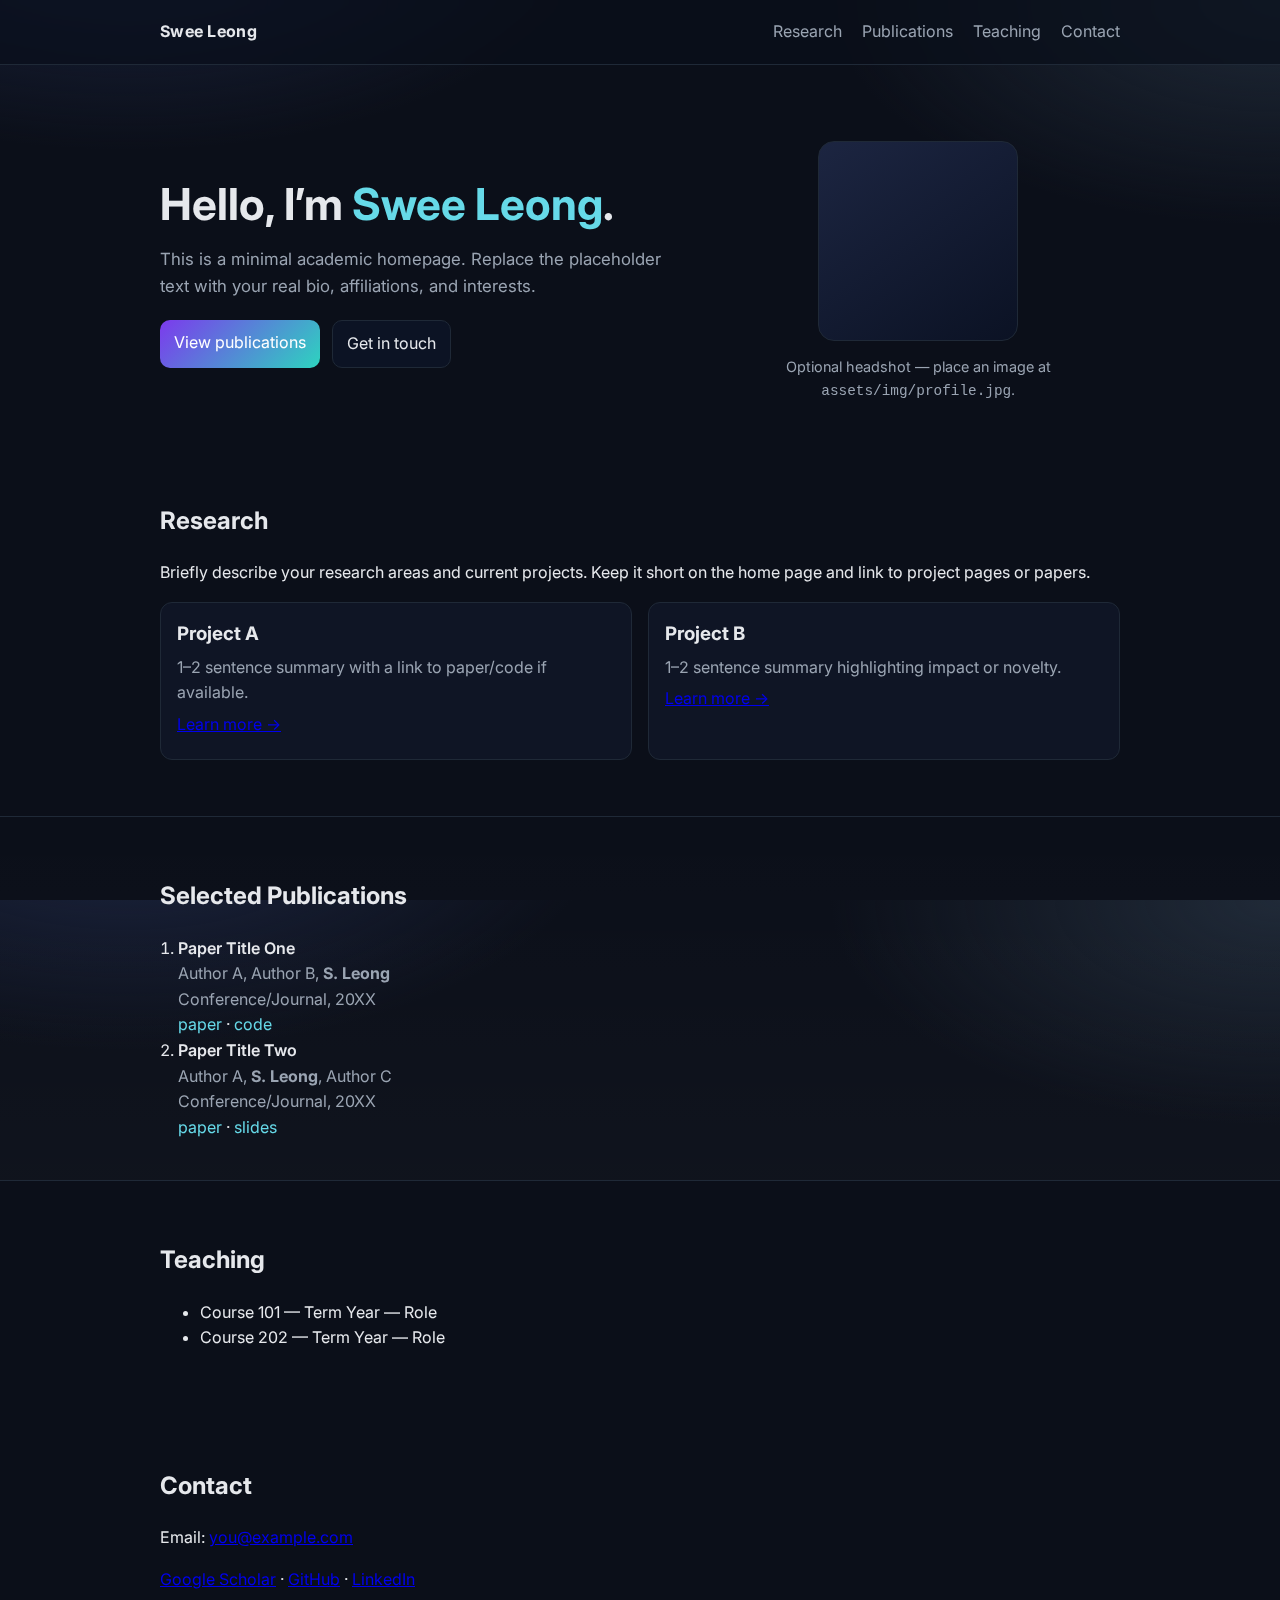
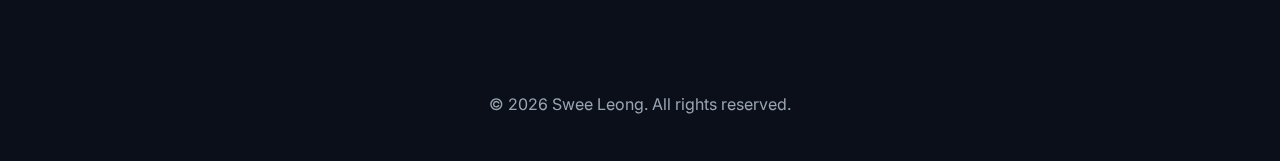
<file: index.html>
<!DOCTYPE html>
<html lang="en">
  <head>
    <meta charset="utf-8" />
    <meta name="viewport" content="width=device-width, initial-scale=1" />
    <title>Swee Leong — Personal Website</title>
    <meta name="description" content="Personal academic homepage for Swee Leong." />
    <link rel="preconnect" href="https://fonts.googleapis.com" />
    <link rel="preconnect" href="https://fonts.gstatic.com" crossorigin />
    <link href="https://fonts.googleapis.com/css2?family=Inter:wght@300;400;600;700&display=swap" rel="stylesheet" />
    <link rel="stylesheet" href="assets/css/styles.css" />
  </head>
  <body>
    <header class="site-header">
      <div class="container header-inner">
  <a class="brand" href="./">Swee Leong</a>
        <nav class="nav">
          <a href="#research">Research</a>
          <a href="#publications">Publications</a>
          <a href="#teaching">Teaching</a>
          <a href="#contact">Contact</a>
        </nav>
      </div>
    </header>

    <main>
      <section class="hero">
        <div class="container">
          <div class="hero-grid">
            <div>
              <h1>Hello, I’m <span class="accent">Swee Leong</span>.</h1>
              <p class="lead">
                This is a minimal academic homepage. Replace the placeholder text with your real bio, affiliations, and interests.
              </p>
              <div class="cta-row">
                <a class="btn primary" href="#publications">View publications</a>
                <a class="btn" href="#contact">Get in touch</a>
              </div>
            </div>
            <div class="portrait">
              <div class="avatar" aria-hidden="true"></div>
              <p class="caption">Optional headshot — place an image at <code>assets/img/profile.jpg</code>.</p>
            </div>
          </div>
        </div>
      </section>

      <section id="research" class="section">
        <div class="container">
          <h2>Research</h2>
          <p>
            Briefly describe your research areas and current projects. Keep it short on the home page and link to project pages or papers.
          </p>
          <ul class="cards">
            <li class="card">
              <h3>Project A</h3>
              <p>1–2 sentence summary with a link to paper/code if available.</p>
              <p><a href="#">Learn more →</a></p>
            </li>
            <li class="card">
              <h3>Project B</h3>
              <p>1–2 sentence summary highlighting impact or novelty.</p>
              <p><a href="#">Learn more →</a></p>
            </li>
          </ul>
        </div>
      </section>

      <section id="publications" class="section alt">
        <div class="container">
          <h2>Selected Publications</h2>
          <ol class="pub-list">
            <li>
              <span class="pub-title">Paper Title One</span>
              <span class="pub-authors">Author A, Author B, <strong>S. Leong</strong></span>
              <span class="pub-venue">Conference/Journal, 20XX</span>
              <span class="pub-links"><a href="#">paper</a> · <a href="#">code</a></span>
            </li>
            <li>
              <span class="pub-title">Paper Title Two</span>
              <span class="pub-authors">Author A, <strong>S. Leong</strong>, Author C</span>
              <span class="pub-venue">Conference/Journal, 20XX</span>
              <span class="pub-links"><a href="#">paper</a> · <a href="#">slides</a></span>
            </li>
          </ol>
        </div>
      </section>

      <section id="teaching" class="section">
        <div class="container">
          <h2>Teaching</h2>
          <ul>
            <li>Course 101 — Term Year — Role</li>
            <li>Course 202 — Term Year — Role</li>
          </ul>
        </div>
      </section>

      <section id="contact" class="section">
        <div class="container">
          <h2>Contact</h2>
          <p>Email: <a href="mailto:you@example.com">you@example.com</a></p>
          <p>
            <a href="https://scholar.google.com" target="_blank" rel="noreferrer noopener">Google Scholar</a>
            · <a href="https://github.com/sysing" target="_blank" rel="noreferrer noopener">GitHub</a>
            · <a href="https://www.linkedin.com" target="_blank" rel="noreferrer noopener">LinkedIn</a>
          </p>
        </div>
      </section>
    </main>

    <footer class="site-footer">
      <div class="container">
        <p>© <span id="year"></span> Swee Leong. All rights reserved.</p>
      </div>
    </footer>

    <script>
      document.getElementById('year').textContent = new Date().getFullYear();
    </script>
  </body>
</html>
</file>
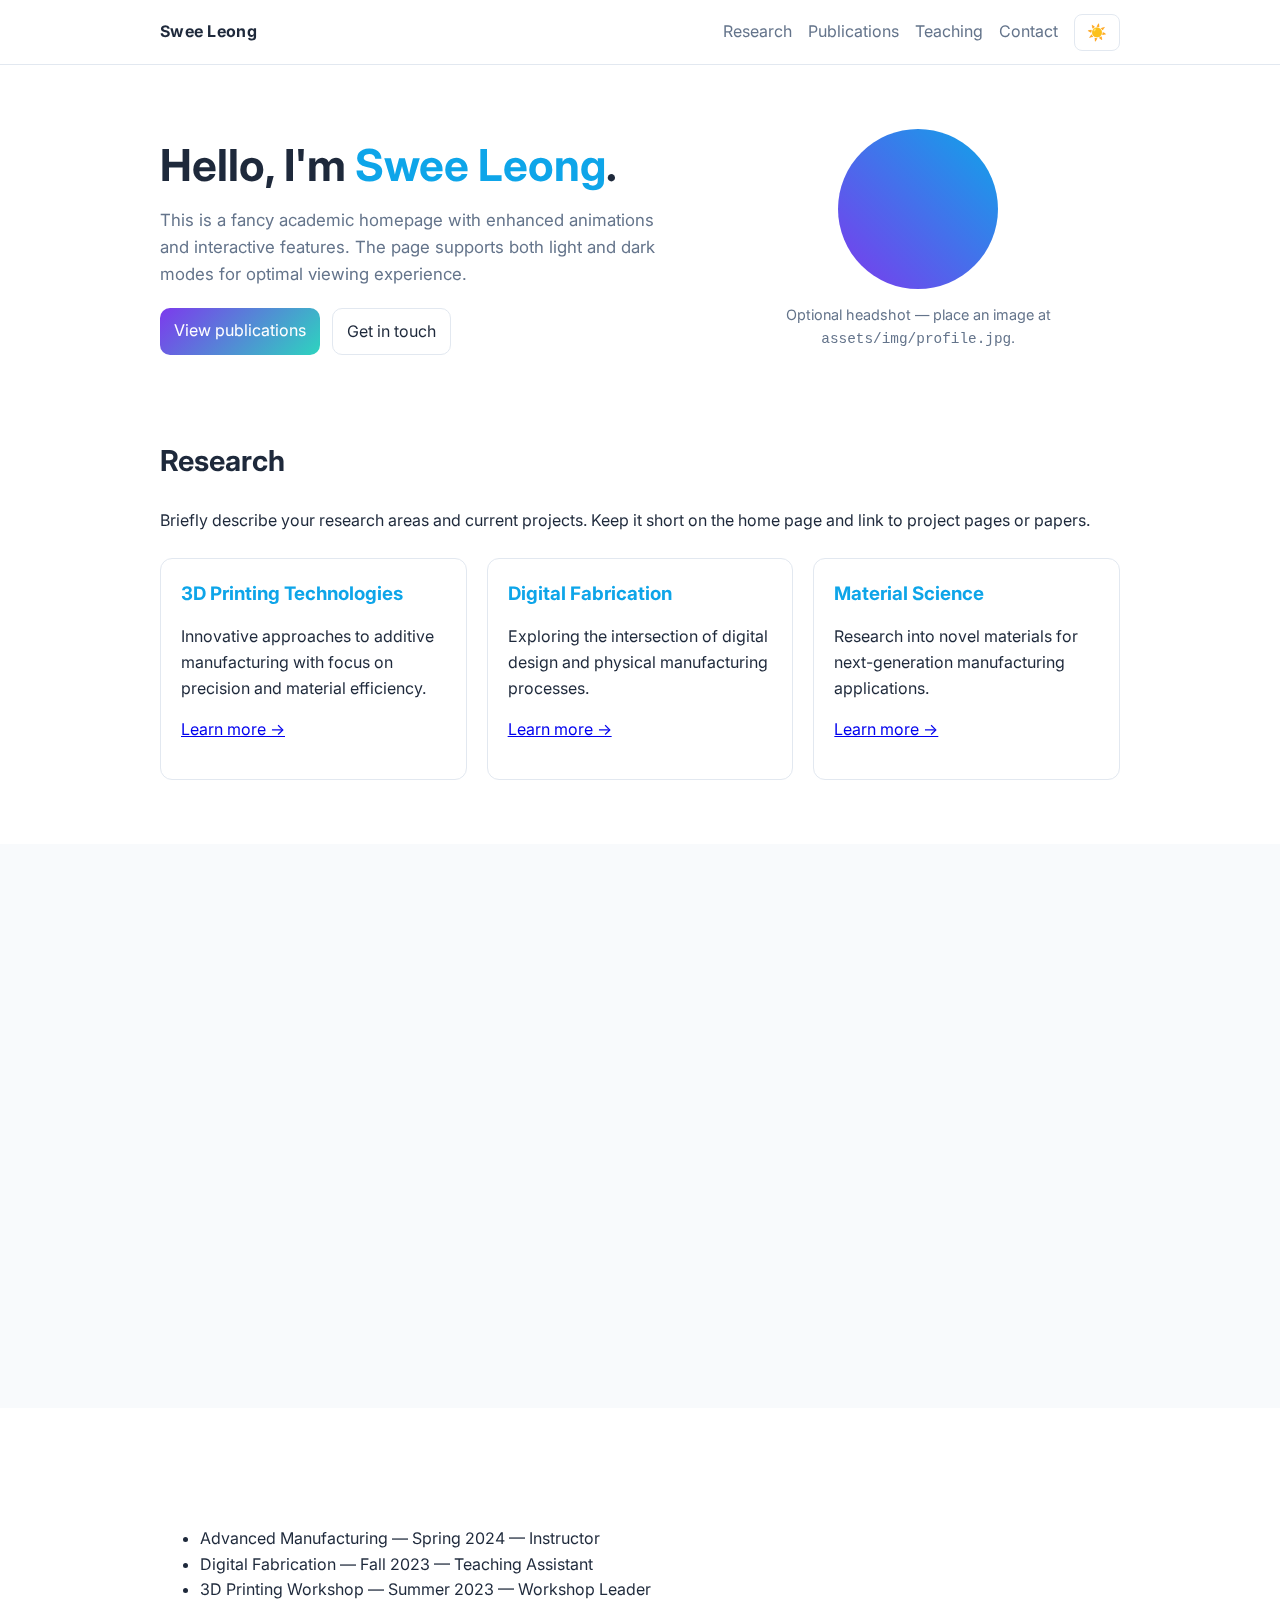
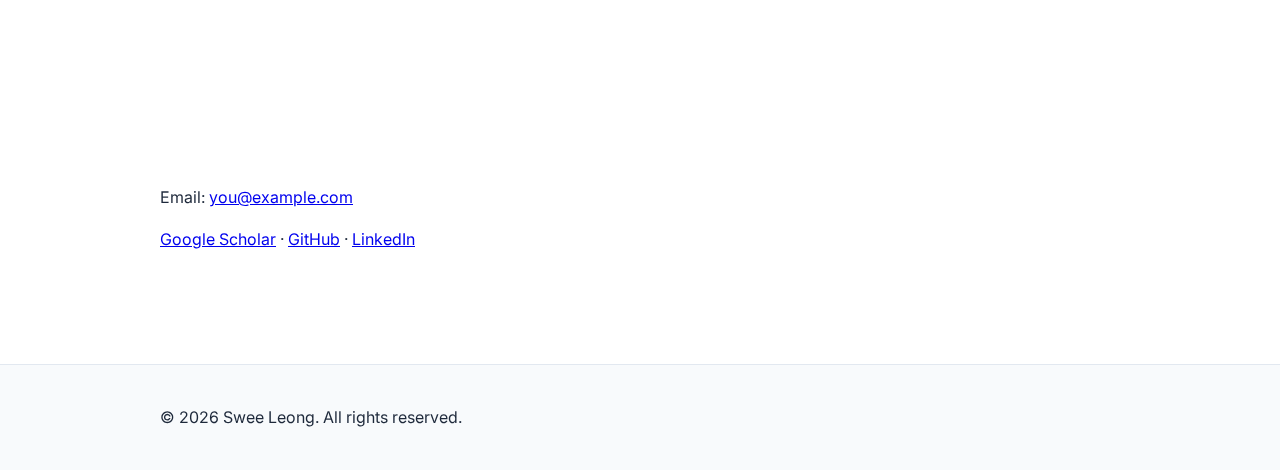
<file: fancy/index.html>
<!DOCTYPE html>
<html lang="en">
  <head>
    <meta charset="utf-8" />
    <meta name="viewport" content="width=device-width, initial-scale=1" />
    <title>Swee Leong — Personal Website (Fancy Variant)</title>
    <meta name="description" content="Personal academic homepage for Swee Leong with scroll progress indicator." />
    <link rel="preconnect" href="https://fonts.googleapis.com" />
    <link rel="preconnect" href="https://fonts.gstatic.com" crossorigin />
    <link href="https://fonts.googleapis.com/css2?family=Inter:wght@300;400;600;700&display=swap" rel="stylesheet" />
    <link rel="stylesheet" href="assets/css/styles.css" />
    <script defer src="assets/js/scroll-progress.js"></script>
  </head>
  <body>
    <header class="site-header">
      <div class="container header-inner">
        <a class="brand" href="./">Swee Leong</a>
        <nav class="nav">
          <a href="#research">Research</a>
          <a href="#publications">Publications</a>
          <a href="#teaching">Teaching</a>
          <a href="#contact">Contact</a>
          <button class="theme-toggle" id="theme-toggle" aria-label="Toggle dark/light mode">
            <span class="theme-icon">🌙</span>
          </button>
        </nav>
      </div>
    </header>

    <main>
      <section class="hero">
        <div class="container">
          <div class="hero-grid">
            <div>
              <h1>Hello, I'm <span class="accent">Swee Leong</span>.</h1>
              <p class="lead">
                This is a fancy academic homepage with enhanced animations and interactive features. The page supports both light and dark modes for optimal viewing experience.
              </p>
              <div class="cta-row">
                <a class="btn primary" href="#publications">View publications</a>
                <a class="btn" href="#contact">Get in touch</a>
              </div>
            </div>
            <div class="portrait">
              <div class="avatar" aria-hidden="true"></div>
              <p class="caption">Optional headshot — place an image at <code>assets/img/profile.jpg</code>.</p>
            </div>
          </div>
        </div>
      </section>

      <section id="research" class="section">
        <div class="container">
          <h2>Research</h2>
          <p>
            Briefly describe your research areas and current projects. Keep it short on the home page and link to project pages or papers.
          </p>
          <ul class="cards">
            <li class="card">
              <h3>3D Printing Technologies</h3>
              <p>Innovative approaches to additive manufacturing with focus on precision and material efficiency.</p>
              <p><a href="#">Learn more →</a></p>
            </li>
            <li class="card">
              <h3>Digital Fabrication</h3>
              <p>Exploring the intersection of digital design and physical manufacturing processes.</p>
              <p><a href="#">Learn more →</a></p>
            </li>
            <li class="card">
              <h3>Material Science</h3>
              <p>Research into novel materials for next-generation manufacturing applications.</p>
              <p><a href="#">Learn more →</a></p>
            </li>
          </ul>
        </div>
      </section>

      <section id="publications" class="section alt">
        <div class="container">
          <h2>Selected Publications</h2>
          <ol class="pub-list">
            <li>
              <span class="pub-title">Advanced 3D Printing Techniques for Precision Manufacturing</span>
              <span class="pub-authors">Author A, Author B, <strong>S. Leong</strong></span>
              <span class="pub-venue">Conference on Additive Manufacturing, 2024</span>
              <span class="pub-links"><a href="#">paper</a> · <a href="#">code</a></span>
            </li>
            <li>
              <span class="pub-title">Digital Fabrication in Academic Research</span>
              <span class="pub-authors">Author A, <strong>S. Leong</strong>, Author C</span>
              <span class="pub-venue">Journal of Manufacturing Science, 2024</span>
              <span class="pub-links"><a href="#">paper</a> · <a href="#">slides</a></span>
            </li>
            <li>
              <span class="pub-title">Material Innovations in 3D Printing</span>
              <span class="pub-authors"><strong>S. Leong</strong>, Author D, Author E</span>
              <span class="pub-venue">Materials Research Conference, 2023</span>
              <span class="pub-links"><a href="#">paper</a> · <a href="#">demo</a></span>
            </li>
          </ol>
        </div>
      </section>

      <section id="teaching" class="section">
        <div class="container">
          <h2>Teaching</h2>
          <ul>
            <li>Advanced Manufacturing — Spring 2024 — Instructor</li>
            <li>Digital Fabrication — Fall 2023 — Teaching Assistant</li>
            <li>3D Printing Workshop — Summer 2023 — Workshop Leader</li>
          </ul>
        </div>
      </section>

      <section id="contact" class="section">
        <div class="container">
          <h2>Contact</h2>
          <p>Email: <a href="mailto:you@example.com">you@example.com</a></p>
          <p>
            <a href="https://scholar.google.com" target="_blank" rel="noreferrer noopener">Google Scholar</a>
            · <a href="https://github.com/sysing" target="_blank" rel="noreferrer noopener">GitHub</a>
            · <a href="https://www.linkedin.com" target="_blank" rel="noreferrer noopener">LinkedIn</a>
          </p>
        </div>
      </section>
    </main>

    <footer class="site-footer">
      <div class="container">
        <p>© <span id="year"></span> Swee Leong. All rights reserved.</p>
      </div>
    </footer>



    <script>
      document.getElementById('year').textContent = new Date().getFullYear();
    </script>
  </body>
</html>
</file>
<file: assets/css/styles.css>
/* Minimal, responsive, accessible CSS */
:root {
  --bg: #0b0f19;
  --surface: #121826;
  --text: #e6e8ec;
  --muted: #9aa4b2;
  --accent: #66d9e8;
  --brand: #7c3aed;
  --card: #0f1525;
  --border: #1f2937;
}

* { box-sizing: border-box; }
html, body { height: 100%; }
body {
  margin: 0;
  font-family: Inter, system-ui, -apple-system, Segoe UI, Roboto, Helvetica, Arial, "Apple Color Emoji", "Segoe UI Emoji";
  color: var(--text);
  background: radial-gradient(1200px 600px at 10% -10%, #1c2541 0%, transparent 40%),
              radial-gradient(1000px 500px at 100% 0%, #1f2937 0%, transparent 45%),
              var(--bg);
  line-height: 1.6;
}

.container { max-width: 1000px; margin: 0 auto; padding: 0 20px; }

.site-header {
  position: sticky; top: 0; z-index: 10;
  background: rgba(10, 14, 23, 0.7);
  backdrop-filter: saturate(150%) blur(8px);
  border-bottom: 1px solid var(--border);
}
.header-inner { display: flex; align-items: center; justify-content: space-between; height: 64px; }
.brand { color: var(--text); text-decoration: none; font-weight: 700; letter-spacing: .3px; }
.nav a { color: var(--muted); text-decoration: none; margin-left: 16px; }
.nav a:hover { color: var(--text); }

.hero { padding: 64px 0 24px; }
.hero-grid { display: grid; grid-template-columns: 1.3fr 1fr; gap: 32px; align-items: center; }
@media (max-width: 800px) { .hero-grid { grid-template-columns: 1fr; } }

h1 { font-size: clamp(28px, 3.5vw, 44px); line-height: 1.15; margin: 0 0 12px; }
.lead { color: var(--muted); font-size: 1.05rem; }
.accent { color: var(--accent); }

.cta-row { display: flex; gap: 12px; margin-top: 20px; }
.btn { display: inline-block; padding: 10px 14px; border-radius: 10px; border: 1px solid var(--border); color: var(--text); text-decoration: none; background: #0c1324; }
.btn.primary { background: linear-gradient(135deg, var(--brand), #2dd4bf); border: none; color: white; }
.btn:hover { filter: brightness(1.05); }

.portrait { text-align: center; }
.avatar { width: 200px; height: 200px; margin: 12px auto 6px; border-radius: 16px; background: linear-gradient(145deg, #1c2541, #0b1224); border: 1px solid var(--border); }
.caption { color: var(--muted); font-size: .9rem; }

.section { padding: 40px 0; }
.section.alt { background: linear-gradient(180deg, transparent, rgba(255,255,255,0.02)); border-top: 1px solid var(--border); border-bottom: 1px solid var(--border); }

.cards { list-style: none; padding: 0; display: grid; grid-template-columns: repeat(auto-fit, minmax(240px, 1fr)); gap: 16px; }
.card { background: var(--card); border: 1px solid var(--border); padding: 16px; border-radius: 12px; }
.card h3 { margin: 0 0 6px; }
.card p { margin: 6px 0; color: var(--muted); }

.pub-list { margin: 0; padding-left: 18px; }
.pub-title { display: block; font-weight: 600; }
.pub-authors, .pub-venue { display: block; color: var(--muted); }
.pub-links a { color: var(--accent); text-decoration: none; }
.pub-links a:hover { text-decoration: underline; }

.site-footer { padding: 28px 0; text-align: center; color: var(--muted); }
</file>
<file: fancy/assets/css/styles.css>
/* Fancy variant with scroll progress indicator and 3D printing theme */

:root {
  /* CSS variables for light mode */
  --bg: #ffffff;
  --surface: #f8fafc;
  --text: #1e293b;
  --muted: #64748b;
  --accent: #0ea5e9;
  --brand: #7c3aed;
  --card: #ffffff;
  --border: #e2e8f0;
}

/* Dark mode */
[data-theme="dark"] {
  --bg: #0b0f19;
  --surface: #121826;
  --text: #e6e8ec;
  --muted: #9aa4b2;
  --accent: #66d9e8;
  --brand: #7c3aed;
  --card: #0f1525;
  --border: #1f2937;
}

* { box-sizing: border-box; }
html, body { height: 100%; }

body {
  margin: 0;
  font-family: Inter, system-ui, -apple-system, Segoe UI, Roboto, Helvetica, Arial, "Apple Color Emoji", "Segoe UI Emoji";
  color: var(--text);
  background: var(--bg);
  line-height: 1.6;
  transition: background-color 0.3s ease, color 0.3s ease;
}

/* Dark mode background gradient */
[data-theme="dark"] {
  background: radial-gradient(1200px 600px at 10% -10%, #1c2541 0%, transparent 40%),
              radial-gradient(1000px 500px at 100% 0%, #1f2937 0%, transparent 45%),
              var(--bg);
}

.container { max-width: 1000px; margin: 0 auto; padding: 0 20px; }

.site-header {
  position: sticky; top: 0; z-index: 10;
  background: rgba(255, 255, 255, 0.9);
  backdrop-filter: saturate(150%) blur(8px);
  border-bottom: 1px solid var(--border);
  transition: background-color 0.3s ease;
}

[data-theme="dark"] .site-header {
  background: rgba(10, 14, 23, 0.7);
}

.header-inner { 
  display: flex; 
  align-items: center; 
  justify-content: space-between; 
  height: 64px; 
}

.brand { 
  color: var(--text); 
  text-decoration: none; 
  font-weight: 700; 
  letter-spacing: .3px; 
}

.nav { 
  display: flex; 
  align-items: center; 
  gap: 16px; 
}

.nav a { 
  color: var(--muted); 
  text-decoration: none; 
}

.nav a:hover { 
  color: var(--text); 
}

/* Theme toggle button */
.theme-toggle {
  background: var(--card);
  border: 1px solid var(--border);
  border-radius: 8px;
  padding: 8px 12px;
  color: var(--text);
  cursor: pointer;
  font-size: 16px;
  transition: all 0.3s ease;
}

.theme-toggle:hover {
  background: var(--surface);
  transform: scale(1.05);
}

.hero { padding: 64px 0 24px; }
.hero-grid { 
  display: grid; 
  grid-template-columns: 1.3fr 1fr; 
  gap: 32px; 
  align-items: center; 
}

@media (max-width: 800px) { 
  .hero-grid { grid-template-columns: 1fr; } 
}

h1 { 
  font-size: clamp(28px, 3.5vw, 44px); 
  line-height: 1.15; 
  margin: 0 0 12px; 
}

.lead { 
  color: var(--muted); 
  font-size: 1.05rem; 
}

.accent { 
  color: var(--accent); 
}

.cta-row { 
  display: flex; 
  gap: 12px; 
  margin-top: 20px; 
}

.btn { 
  display: inline-block; 
  padding: 10px 14px; 
  border-radius: 10px; 
  border: 1px solid var(--border); 
  color: var(--text); 
  text-decoration: none; 
  background: var(--card); 
  transition: all 0.3s ease;
}

.btn.primary { 
  background: linear-gradient(135deg, var(--brand), #2dd4bf); 
  border: none; 
  color: white; 
}

.btn:hover { 
  filter: brightness(1.05); 
  transform: translateY(-1px);
}

.portrait { text-align: center; }
.avatar { 
  width: 160px; 
  height: 160px; 
  border-radius: 50%; 
  background: linear-gradient(45deg, var(--brand), var(--accent)); 
  margin: 0 auto 12px; 
}

.caption { 
  color: var(--muted); 
  font-size: 0.9rem; 
}

.section { 
  padding: 48px 0; 
}

.section.alt { 
  background: var(--surface); 
}

h2 { 
  font-size: 1.8rem; 
  margin: 0 0 24px; 
}

.cards { 
  list-style: none; 
  padding: 0; 
  display: grid; 
  grid-template-columns: repeat(auto-fit, minmax(280px, 1fr)); 
  gap: 20px; 
  margin-top: 24px; 
}

.card { 
  background: var(--card); 
  border: 1px solid var(--border); 
  border-radius: 12px; 
  padding: 20px; 
  transition: all 0.3s ease;
}

.card:hover {
  transform: translateY(-4px);
  box-shadow: 0 8px 25px rgba(0, 0, 0, 0.15);
}

.card h3 { 
  margin: 0 0 8px; 
  color: var(--accent); 
}

.pub-list { 
  padding-left: 20px; 
}

.pub-list li { 
  margin: 16px 0; 
  line-height: 1.7;
}

.pub-title { 
  font-weight: 600; 
  display: block; 
  margin-bottom: 4px;
}

.pub-authors { 
  color: var(--muted); 
  display: block; 
}

.pub-venue { 
  color: var(--muted); 
  font-style: italic; 
  display: block;
}

.pub-links { 
  margin-top: 4px; 
  display: block;
}

.pub-links a { 
  color: var(--accent); 
  text-decoration: none; 
  margin-right: 8px;
}

.pub-links a:hover { 
  text-decoration: underline; 
}

.site-footer { 
  background: var(--surface); 
  border-top: 1px solid var(--border); 
  padding: 24px 0; 
  margin-top: 48px; 
}
</file>
